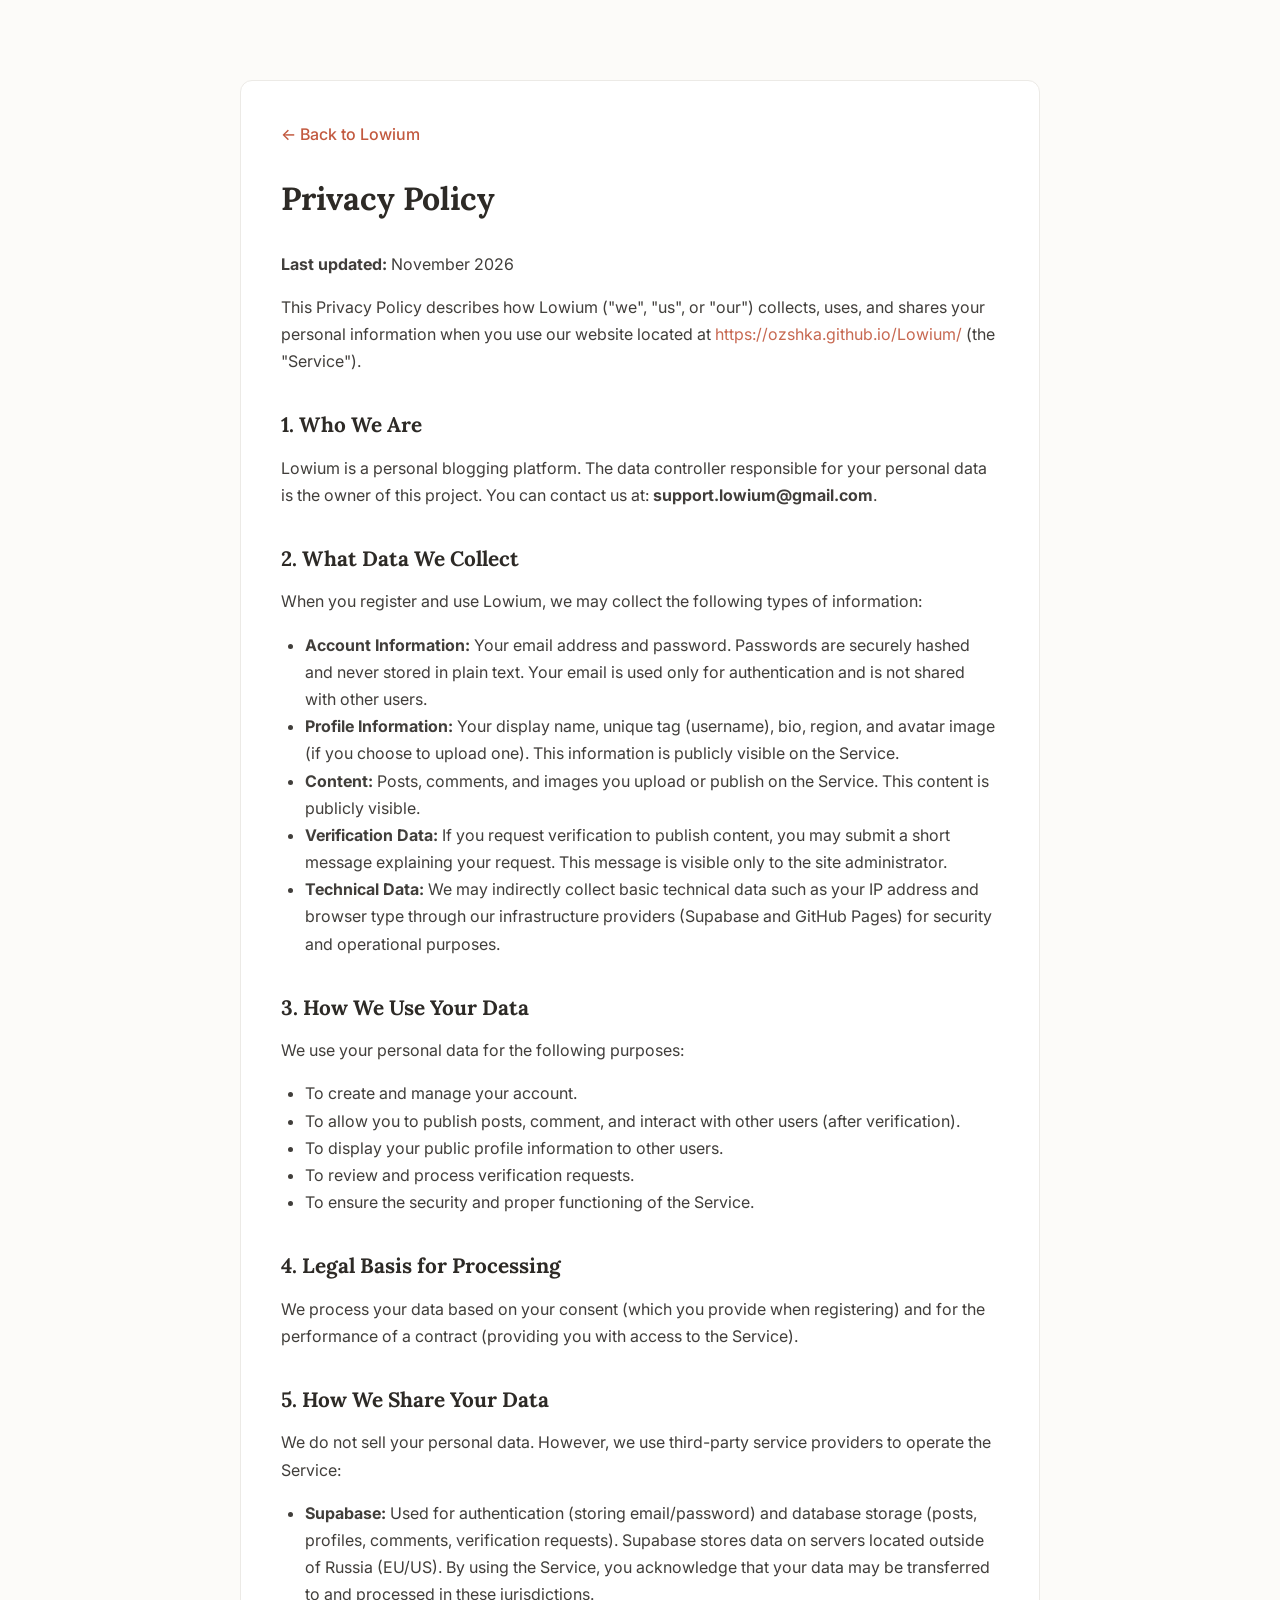
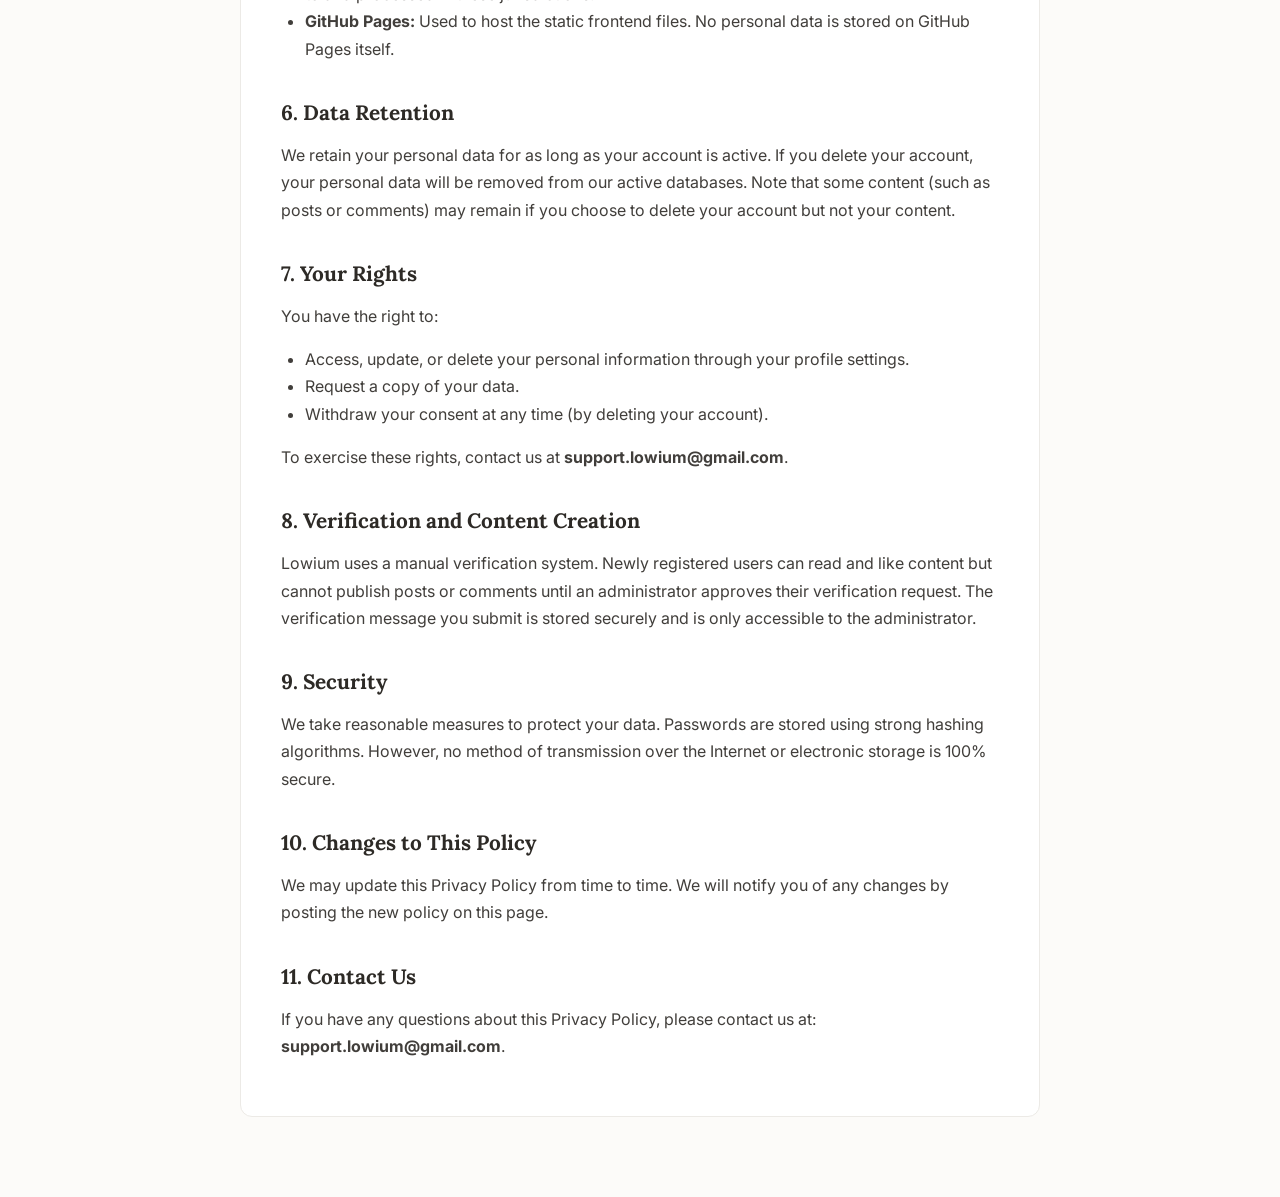
<file: privacy.html>
<!DOCTYPE html>
<html lang="en">
<head>
<meta charset="UTF-8">
<meta name="viewport" content="width=device-width, initial-scale=1.0">
<title>Privacy Policy - Lowium</title>
<link rel="stylesheet" href="css/styles.css">
<style>
  .privacy-container {
    max-width: 800px;
    margin: 80px auto;
    padding: 40px;
    background: var(--card-bg);
    border: 1px solid var(--border);
    border-radius: 12px;
    font-family: 'Inter', sans-serif;
    line-height: 1.7;
    color: var(--text-main);
  }
  .privacy-container h1 {
    font-family: 'Lora', serif;
    margin-bottom: 24px;
    color: var(--text-main);
  }
  .privacy-container h2 {
    font-family: 'Lora', serif;
    font-size: 1.3rem;
    margin-top: 32px;
    margin-bottom: 12px;
    color: var(--text-main);
  }
  .privacy-container p, .privacy-container ul {
    margin-bottom: 16px;
    color: var(--text-main);
    opacity: 0.9;
  }
  .privacy-container ul {
    padding-left: 24px;
  }
  .privacy-container a {
    color: var(--accent);
    text-decoration: none;
  }
  .privacy-container a:hover {
    text-decoration: underline;
  }
  .back-link {
    display: inline-block;
    margin-bottom: 24px;
    font-weight: 500;
  }
</style>
</head>
<body>

<div class="privacy-container">
  <a href="index.html" class="back-link">← Back to Lowium</a>
  
  <h1>Privacy Policy</h1>
  <p><strong>Last updated:</strong> November 2026</p>

  <p>This Privacy Policy describes how Lowium ("we", "us", or "our") collects, uses, and shares your personal information when you use our website located at <a href="https://ozshka.github.io/Lowium/">https://ozshka.github.io/Lowium/</a> (the "Service").</p>

  <h2>1. Who We Are</h2>
  <p>Lowium is a personal blogging platform. The data controller responsible for your personal data is the owner of this project. You can contact us at: <strong>support.lowium@gmail.com</strong>.</p>

  <h2>2. What Data We Collect</h2>
  <p>When you register and use Lowium, we may collect the following types of information:</p>
  <ul>
    <li><strong>Account Information:</strong> Your email address and password. Passwords are securely hashed and never stored in plain text. Your email is used only for authentication and is not shared with other users.</li>
    <li><strong>Profile Information:</strong> Your display name, unique tag (username), bio, region, and avatar image (if you choose to upload one). This information is publicly visible on the Service.</li>
    <li><strong>Content:</strong> Posts, comments, and images you upload or publish on the Service. This content is publicly visible.</li>
    <li><strong>Verification Data:</strong> If you request verification to publish content, you may submit a short message explaining your request. This message is visible only to the site administrator.</li>
    <li><strong>Technical Data:</strong> We may indirectly collect basic technical data such as your IP address and browser type through our infrastructure providers (Supabase and GitHub Pages) for security and operational purposes.</li>
  </ul>

  <h2>3. How We Use Your Data</h2>
  <p>We use your personal data for the following purposes:</p>
  <ul>
    <li>To create and manage your account.</li>
    <li>To allow you to publish posts, comment, and interact with other users (after verification).</li>
    <li>To display your public profile information to other users.</li>
    <li>To review and process verification requests.</li>
    <li>To ensure the security and proper functioning of the Service.</li>
  </ul>

  <h2>4. Legal Basis for Processing</h2>
  <p>We process your data based on your consent (which you provide when registering) and for the performance of a contract (providing you with access to the Service).</p>

  <h2>5. How We Share Your Data</h2>
  <p>We do not sell your personal data. However, we use third-party service providers to operate the Service:</p>
  <ul>
    <li><strong>Supabase:</strong> Used for authentication (storing email/password) and database storage (posts, profiles, comments, verification requests). Supabase stores data on servers located outside of Russia (EU/US). By using the Service, you acknowledge that your data may be transferred to and processed in these jurisdictions.</li>
    <li><strong>GitHub Pages:</strong> Used to host the static frontend files. No personal data is stored on GitHub Pages itself.</li>
  </ul>

  <h2>6. Data Retention</h2>
  <p>We retain your personal data for as long as your account is active. If you delete your account, your personal data will be removed from our active databases. Note that some content (such as posts or comments) may remain if you choose to delete your account but not your content.</p>

  <h2>7. Your Rights</h2>
  <p>You have the right to:</p>
  <ul>
    <li>Access, update, or delete your personal information through your profile settings.</li>
    <li>Request a copy of your data.</li>
    <li>Withdraw your consent at any time (by deleting your account).</li>
  </ul>
  <p>To exercise these rights, contact us at <strong>support.lowium@gmail.com</strong>.</p>

  <h2>8. Verification and Content Creation</h2>
  <p>Lowium uses a manual verification system. Newly registered users can read and like content but cannot publish posts or comments until an administrator approves their verification request. The verification message you submit is stored securely and is only accessible to the administrator.</p>

  <h2>9. Security</h2>
  <p>We take reasonable measures to protect your data. Passwords are stored using strong hashing algorithms. However, no method of transmission over the Internet or electronic storage is 100% secure.</p>

  <h2>10. Changes to This Policy</h2>
  <p>We may update this Privacy Policy from time to time. We will notify you of any changes by posting the new policy on this page.</p>

  <h2>11. Contact Us</h2>
  <p>If you have any questions about this Privacy Policy, please contact us at: <strong>support.lowium@gmail.com</strong>.</p>
</div>

</body>
</html>
</file>
<file: css/styles.css>
@import url('https://fonts.googleapis.com/css2?family=Lora:ital,wght@0,400;0,600;1,400&family=Inter:wght@400;500;600&display=swap');

::view-transition-old(root), ::view-transition-new(root) {
  animation: none;
  mix-blend-mode: normal;
}

html.lenis { height: auto; }
.lenis.lenis-smooth { scroll-behavior: auto !important; }
.lenis.lenis-smooth [data-lenis-prevent] { overscroll-behavior: contain; }
.lenis.lenis-stopped { overflow: hidden; }
.lenis.lenis-smooth iframe { pointer-events: none; }
html { view-transition-name: root; }
::view-transition-old(root), ::view-transition-new(root) { animation: none; mix-blend-mode: normal; }
::view-transition-old(root) { z-index: 1; }
::view-transition-new(root) { z-index: 2; }

:root {
  --bg: #fcfbf9;
  --card-bg: #ffffff;
  --text-main: #2d2a26;
  --text-muted: #9c9891;
  --accent: #c2593f;
  --accent-hover: #a84b34;
  --border: #eceae6;
  --input-bg: #fcfbf9;
  --btn-glass-bg: #f5f4f0;
  --btn-glass-text: #5c5852;
  --shadow: rgba(45, 42, 38, 0.03);
  --shadow-hover: rgba(45, 42, 38, 0.06);
  --danger: #b91c1c;
  --danger-bg: #fef2f2;
  --like: #e11d48;
  --like-hover: #be123c;
}

[data-theme="dark"] {
  --bg: #1a1816;
  --card-bg: #24211e;
  --text-main: #e5e3df;
  --text-muted: #8a857f;
  --accent: #d96b4f;
  --accent-hover: #e87e63;
  --border: #3a3632;
  --input-bg: #1a1816;
  --btn-glass-bg: #2d2a26;
  --btn-glass-text: #b0aba4;
  --shadow: rgba(0, 0, 0, 0.2);
  --shadow-hover: rgba(0, 0, 0, 0.4);
  --danger: #f87171;
  --danger-bg: rgba(185, 28, 28, 0.15);
  --like: #fb7185;
  --like-hover: #f43f5e;
}

* { margin: 0; padding: 0; box-sizing: border-box; }

/* Универсальная плавная кривая для всего сайта */
:root {
  --ease-smooth: cubic-bezier(0.16, 1, 0.3, 1);
}

body {
  min-height: 100vh;
  background-color: var(--bg);
  color: var(--text-main);
  font-family: 'Inter', -apple-system, BlinkMacSystemFont, sans-serif;
  overflow-x: hidden;
  -webkit-font-smoothing: antialiased;
  transition: background-color 0.4s var(--ease-smooth), color 0.4s var(--ease-smooth);
  display: flex;
  flex-direction: column;
}

#mainSite {
  flex: 1;
}

#mainFooter {
  position: fixed !important;
  bottom: 0 !important;
  left: 0 !important;
  width: 100% !important;
  background: var(--bg) !important;
  border-top: 1px solid var(--border) !important;
  text-align: center !important;
  padding: 4px 16px !important;
  color: var(--text-muted) !important;
  font-size: 0.75rem !important;
  line-height: 1.2 !important;
  z-index: 100 !important;
  /* backdrop-filter: blur(8px) !important; */
/*  -webkit-backdrop-filter: blur(8px) !important; */
}

body.auth-mode { overflow: hidden; }

.container { max-width: 800px; margin: 0 auto; padding: 24px 24px 48px; padding-bottom: 30px !important; flex: 1; width: 100%; }
.container.hidden { display: none !important; }

/* --- АНИМАЦИИ --- */
@keyframes fadeInUp { 
  from { opacity: 0; transform: translateY(12px); } 
  to { opacity: 1; transform: translateY(0); } 
}
@keyframes popIn { 
  from { opacity: 0; transform: scale(0.98) translateY(4px); } 
  to { opacity: 1; transform: scale(1) translateY(0); } 
}
@keyframes toastIn { 
  from { opacity: 0; transform: translateX(20px); } 
  to { opacity: 1; transform: translateX(0); } 
}
@keyframes toastOut { 
  from { opacity: 1; transform: translateX(0); } 
  to { opacity: 0; transform: translateX(20px); } 
}
@keyframes spin { 100% { transform: rotate(360deg); } }
@keyframes floatIn {
  from { opacity: 0; transform: translateY(8px); }
  to { opacity: 1; transform: translateY(0); }
}
@keyframes slideDown {
  from { opacity: 0; transform: translateY(-6px); }
  to { opacity: 1; transform: translateY(0); }
}

/* Анимация кручения (вызывается через JS) */
@keyframes spinSlowDown {
  0% { transform: rotate(0deg); }
  100% { transform: rotate(360deg); }
}

.animate-spin {
  animation: spinSlowDown 0.8s cubic-bezier(0.15, 0.85, 0.3, 1);
}

/* --- КАРТОЧКИ --- */
.card {
  background: var(--card-bg);
  border: 1px solid var(--border);
  border-radius: 12px;
  /*box-shadow: 0 2px 8px var(--shadow);*/
  transition: border-color 0.3s ease, transform 0.3s var(--ease-smooth);
  animation: fadeInUp 0.5s var(--ease-smooth) both;
}
.card:hover { 
  border-color: #d8d4ce; 
 /* box-shadow: 0 4px 16px var(--shadow-hover); */
}
[data-theme="dark"] .card:hover { border-color: #4a4642; }

header {
  display: flex; align-items: center; justify-content: space-between;
  padding: 20px 32px; margin-bottom: 32px; position: relative;
  animation-delay: 0.05s;
}

header h1 {
  font-family: 'Lora', serif; font-size: 1.6rem; font-weight: 600;
  color: var(--text-main); transition: color 0.3s ease;
  display: flex; align-items: center; gap: 6px;
}
header h1 .version-tag {
  font-family: 'Inter', sans-serif; font-size: 0.7rem; font-weight: 500;
  color: var(--text-muted); vertical-align: middle; white-space: nowrap;
}

.header-actions { display: flex; gap: 8px; align-items: center; }

.user-profile {
  display: none; align-items: center; gap: 10px; cursor: pointer;
  padding: 4px 12px; border-radius: 99px; transition: background 0.3s ease;
  border: 1px solid transparent;
}
.user-profile:hover { background: var(--btn-glass-bg); border-color: var(--border); }
.user-profile.active { display: flex; }

.user-avatar-small {
  width: 32px; height: 32px; border-radius: 50%; object-fit: cover;
  border: 1px solid var(--border); background: var(--input-bg);
  /* Тут больше нет ховер-анимации, всё делает JS */
}

.user-name-small {
  font-size: 0.9rem; font-weight: 500; color: var(--text-main);
  display: flex; align-items: center; gap: 6px;
}

.theme-toggle {
  background: transparent; border: none; color: var(--text-muted);
  cursor: pointer; padding: 8px; border-radius: 50%;
  display: flex; align-items: center; justify-content: center;
  transition: color 0.3s ease, background 0.3s ease, transform 0.3s var(--ease-smooth);
}
.theme-toggle:hover { color: var(--text-main); background: var(--btn-glass-bg); transform: scale(1.05); }
.theme-toggle:active { transform: scale(0.95); }

/* --- КНОПКИ --- */
button {
  cursor: pointer; font-family: 'Inter', sans-serif; border: none;
  border-radius: 8px; padding: 10px 20px; font-weight: 500;
  font-size: 0.9rem;
  transition: all 0.25s var(--ease-smooth);
}

.btn-primary { background: var(--accent); color: #fff; }
.btn-primary:hover:not(:disabled) { background: var(--accent-hover); transform: translateY(-1px); box-shadow: 0 4px 12px rgba(194, 89, 63, 0.2); }
.btn-primary:active:not(:disabled) { transform: translateY(0); }
.btn-primary:disabled { opacity: 0.6; cursor: not-allowed; transform: none; box-shadow: none; }

.btn-glass { background: var(--btn-glass-bg); color: var(--btn-glass-text); border: 1px solid var(--border); }
.btn-glass:hover { background: var(--border); color: var(--text-main); transform: translateY(-1px); }

.btn-danger { background: transparent; color: var(--danger); border: 1px solid transparent; }
.btn-danger:hover { background: var(--danger-bg); transform: translateY(-1px); }

/* --- МОДАЛКИ --- */
.modal-overlay {
  position: fixed; top: 0; left: 0; right: 0; bottom: 0;
  background: rgba(0, 0, 0, 0.6); display: none; align-items: center;
  justify-content: center; z-index: 9999; padding: 20px;
 /* backdrop-filter: blur(4px); */
  opacity: 0;
  transition: opacity 0.3s ease;
}
.modal-overlay.open { display: flex !important; opacity: 1; }
.modal {
  width: 100%; max-width: 420px; padding: 32px; max-height: 90vh;
  overflow-y: auto; position: relative; background: var(--card-bg);
  border-radius: 12px; border: 1px solid var(--border);
  animation: popIn 0.4s var(--ease-smooth) both !important;
}
.modal h2 { font-family: 'Lora', serif; font-size: 1.4rem; margin-bottom: 24px; color: var(--text-main); text-align: center; }

/* --- ИНПУТЫ --- */
input[type="text"], input[type="email"], input[type="password"], textarea, select {
  width: 100%; padding: 14px 16px; border-radius: 8px; border: 1px solid var(--border);
  background: var(--input-bg); color: var(--text-main); font-family: 'Inter', sans-serif;
  font-size: 0.95rem; outline: none; transition: border-color 0.3s ease, box-shadow 0.3s ease, background 0.3s ease;
}
input:focus, textarea:focus, select:focus {
  border-color: var(--accent); box-shadow: 0 0 0 3px rgba(194, 89, 63, 0.1); background: var(--card-bg);
}
input::placeholder, textarea::placeholder { color: var(--text-muted); }
textarea { resize: none; min-height: 100px; line-height: 1.6; }

.modal input, .modal textarea, .modal select { margin-bottom: 16px; }
.modal button { width: 100%; padding: 12px; }
.error-msg { color: var(--danger); font-size: 0.85rem; margin-bottom: 16px; display: none; font-weight: 500; text-align: center; }
.link-btn { background: none; border: none; color: var(--text-muted); font-size: 0.85rem; text-decoration: underline; cursor: pointer; padding: 0; width: auto; transition: color 0.2s ease; }
.link-btn:hover { color: var(--text-main); }

/* --- АВТОРИЗАЦИЯ --- */
.auth-wrapper {
  display: none; flex-direction: row; width: 100vw; height: 100vh; height: 100dvh;
  background: var(--bg); overflow: hidden; position: fixed; top: 0; left: 0; z-index: 1000;
}
.auth-wrapper.active { display: flex; }

.auth-visuals {
  flex: 1; background: var(--input-bg); border-right: 1px solid var(--border);
  display: flex; gap: 16px; padding: 20px; overflow: hidden;
  position: relative; justify-content: center;
  mask-image: linear-gradient(to bottom, transparent, black 10%, black 90%, transparent);
  -webkit-mask-image: linear-gradient(to bottom, transparent, black 10%, black 90%, transparent);
}

.v-col { 
  width: 260px; 
  display: flex; 
  flex-direction: column; 
  gap: 16px; 
  animation-timing-function: linear; 
  animation-iteration-count: infinite; 
  will-change: transform;
}
.v-col.up { animation-name: scrollUp; }
.v-col.down { animation-name: scrollDown; }
.v-col.slow { animation-duration: 55s; }
.v-col.fast { animation-duration: 30s; }
.v-col:not(.slow):not(.fast) { animation-duration: 40s; }

@keyframes scrollUp { 0% { transform: translateY(0); } 100% { transform: translateY(-50%); } }
@keyframes scrollDown { 0% { transform: translateY(-50%); } 100% { transform: translateY(0); } }

.v-card { background: var(--card-bg); border: 1px solid var(--border); border-radius: 16px; padding: 16px; box-shadow: var(--shadow); flex-shrink: 0; opacity: 0.7; }
.v-head { display: flex; align-items: center; gap: 8px; margin-bottom: 12px; }
.v-avatar { width: 28px; height: 28px; border-radius: 50%; background: var(--border); }
.v-meta { display: flex; flex-direction: column; gap: 4px; }
.v-name { width: 60px; height: 10px; border-radius: 4px; background: var(--border); }
.v-tag { width: 40px; height: 8px; border-radius: 4px; background: var(--border); opacity: 0.5; }
.v-text { display: flex; flex-direction: column; gap: 6px; margin-bottom: 12px; }
.v-line { width: 100%; height: 10px; border-radius: 4px; background: var(--border); }
.v-line.short { width: 60%; }
.v-img { width: 100%; aspect-ratio: 1; background: var(--border); border-radius: 8px; margin-bottom: 12px; }
.v-img.rect { aspect-ratio: 16/9; }
.v-footer { display: flex; justify-content: space-between; align-items: center; }
.v-stat { width: 40px; height: 12px; border-radius: 6px; background: var(--border); opacity: 0.5; }

.auth-box {
  width: 100%; max-width: 480px; padding: 40px;
  display: flex; flex-direction: column; justify-content: center;
  background: var(--bg); position: relative; z-index: 2;
  overflow-y: auto;
  animation: fadeInUp 0.6s var(--ease-smooth) both;
}

.auth-logo { font-family: 'Lora', serif; font-size: 2rem; font-weight: 600; margin-bottom: 40px; text-align: center; }
.auth-logo span { font-size: 0.9rem; font-family: 'Inter'; color: var(--text-muted); font-weight: 400; }
.auth-title { font-size: 1.6rem; font-weight: 600; margin-bottom: 8px; }
.auth-subtitle { font-size: 0.95rem; color: var(--text-muted); margin-bottom: 32px; }
.auth-form { display: flex; flex-direction: column; gap: 16px; }
.auth-input-group { display: flex; flex-direction: column; gap: 6px; text-align: left; }
.auth-input-group label { font-size: 0.85rem; font-weight: 500; color: var(--text-main); }
.auth-actions { display: flex; flex-direction: column; gap: 12px; margin-top: 8px; }
.btn-auth { width: 100%; padding: 14px; font-size: 1rem; }
.auth-footer { margin-top: 24px; text-align: center; font-size: 0.9rem; color: var(--text-muted); }
.auth-footer a { color: var(--accent); text-decoration: none; font-weight: 500; cursor: pointer; transition: color 0.2s ease; }
.auth-footer a:hover { text-decoration: underline; }

@media (max-width: 900px) {
  .auth-visuals { display: none; }
  .auth-box { max-width: 100%; padding: 24px; }
}

/* --- РЕДАКТОР --- */
.editor { padding: 32px; margin-bottom: 40px; display: none; flex-direction: column; gap: 16px; }
.editor.open { display: flex; animation: fadeInUp 0.4s var(--ease-smooth) both; }
.editor input[type="text"] { font-family: 'Lora', serif; font-size: 1.3rem; font-weight: 600; padding: 16px; }
.editor .row { display: flex; gap: 12px; margin-top: 8px; }
.editor .row button { flex: 1; padding: 12px; }
#cancelEditBtn { display: none; opacity: 0; transition: opacity 0.3s ease; }
#cancelEditBtn.visible { display: block; opacity: 1; }

.file-upload-wrapper { position: relative; display: flex; flex-direction: column; gap: 12px; }
.file-upload-label {
  display: flex; align-items: center; justify-content: center; gap: 8px; padding: 16px;
  border-radius: 8px; border: 1px dashed var(--border); background: var(--input-bg); color: var(--text-muted);
  cursor: pointer; transition: all 0.3s ease; font-size: 0.9rem; text-align: center;
}
.file-upload-label:hover { background: var(--btn-glass-bg); border-color: var(--accent); color: var(--accent); }
.file-upload-label input[type="file"] { display: none; }
.preview-grid { display: flex; flex-wrap: wrap; gap: 10px; }
.preview-item {
  position: relative; width: 80px; height: 80px; border-radius: 8px;
  border: 1px solid var(--border); overflow: hidden; background: var(--input-bg);
  animation: popIn 0.3s var(--ease-smooth) both;
}
.preview-item img { width: 100%; height: 100%; object-fit: cover; }
.preview-item .remove-btn {
  position: absolute; top: 4px; right: 4px; background: rgba(0,0,0,0.6); color: #fff;
  border: none; border-radius: 50%; width: 20px; height: 20px;
  display: flex; align-items: center; justify-content: center;
  font-size: 14px; cursor: pointer; padding: 0;
  transition: background 0.2s ease, transform 0.2s ease;
}
.preview-item .remove-btn:hover { background: rgba(0,0,0,0.8); transform: scale(1.1); }

/* --- ПОСТЫ --- */
.posts { display: flex; flex-direction: column; gap: 32px; width: 100%; will-change: transform; transform: translateZ(0); }
.post { padding: 40px; width: 100%; /*content-visibility: auto;*/ contain-intrinsic-size: 500px; }

.post-author { display: flex; align-items: center; gap: 10px; margin-bottom: 16px; cursor: pointer; width: fit-content; transition: opacity 0.3s ease; }
.post-author-avatar { width: 32px; height: 32px; border-radius: 50%; object-fit: cover; border: 1px solid var(--border); }
.post-author-name { font-size: 0.95rem; font-weight: 600; display: flex; align-items: center; gap: 6px; }
.post-author-tag { font-size: 0.8rem; color: var(--text-muted); }

.owner-badge {
  display: inline-flex; align-items: center; justify-content: center; width: 16px; height: 16px;
  background: #1d9bf0; border-radius: 50%; position: relative; flex-shrink: 0;
  vertical-align: middle;
  clip-path: polygon(50% 0%, 65% 20%, 85% 10%, 80% 35%, 100% 50%, 80% 65%, 85% 90%, 65% 80%, 50% 100%, 35% 80%, 15% 90%, 20% 65%, 0% 50%, 20% 35%, 15% 10%, 35% 20%);
}
.owner-badge svg { width: 10px; height: 10px; fill: #fff; position: absolute; top: 50%; left: 50%; transform: translate(-50%, -50%); }

.verified-badge {
  display: inline-flex;
  align-items: center;
  justify-content: center;
  width: 16px;
  height: 16px;
  color: #f59e0b;
  flex-shrink: 0;
  vertical-align: middle;
}

.verified-badge svg {
  width: 14px;
  height: 14px;
  display: block;
}

.post h2 { font-family: 'Lora', serif; font-size: 1.8rem; font-weight: 600; margin-bottom: 8px; }
.post-date { font-size: 0.8rem; color: var(--text-muted); display: flex; gap: 6px; text-transform: uppercase; letter-spacing: 0.5px; font-weight: 500; }
.post-gallery { display: grid; grid-template-columns: repeat(auto-fit, minmax(200px, 1fr)); gap: 8px; margin: 24px 0; }
.post-gallery img { width: 100%; height: auto; max-height: 400px; object-fit: contain; border-radius: 4px; border: 1px solid var(--border); }
.post-content { font-family: 'Lora', serif; line-height: 1.8; font-size: 1.1rem; white-space: pre-wrap; }

.post-footer { margin-top: 32px; display: flex; align-items: center; justify-content: space-between; border-top: 1px solid var(--border); padding-top: 20px; flex-wrap: wrap; gap: 16px; }

.like-btn {
  background: transparent; border: 1px solid var(--border); color: var(--text-muted);
  padding: 6px 14px; border-radius: 99px; font-size: 0.9rem; font-weight: 500;
  display: inline-flex; align-items: center; gap: 6px; position: relative;
  transition: all 0.25s var(--ease-smooth);
}
.like-btn:hover { color: var(--like); border-color: var(--like); background: var(--input-bg); }
.like-btn.liked { color: #fff; background: var(--like); border-color: var(--like); }
.like-btn.liked:hover { background: var(--like-hover); border-color: var(--like-hover); }
.like-btn .like-count { min-width: 1ch; text-align: center; }

@keyframes countBump { 0% { transform: scale(1); } 50% { transform: scale(1.15); } 100% { transform: scale(1); } }
.like-btn .like-count.bump { animation: countBump 0.3s var(--ease-smooth); }

.like-btn[data-tooltip]::after {
  content: attr(data-tooltip); position: absolute; bottom: calc(100% + 8px); left: 50%;
  transform: translateX(-50%) translateY(4px); background: var(--text-main); color: var(--card-bg);
  font-size: 0.75rem; padding: 4px 8px; border-radius: 4px; white-space: nowrap;
  opacity: 0; pointer-events: none; transition: opacity 0.2s ease, transform 0.2s ease;
}
.like-btn[data-tooltip]:hover::after { opacity: 1; transform: translateX(-50%) translateY(0); }

/* --- КОММЕНТАРИИ --- */
.comments-section { margin-top: 24px; border-top: 1px solid var(--border); padding-top: 20px; }

.comments-toggle {
  display: inline-flex;
  align-items: center;
  gap: 8px;
  background: transparent;
  border: 1px solid transparent;
  color: var(--text-muted);
  font-size: 0.9rem;
  font-weight: 500;
  padding: 8px 14px;
  border-radius: 99px;
  cursor: pointer;
  transition: all 0.25s ease;
}

.comments-toggle:hover { color: var(--text-main); background: var(--btn-glass-bg); border-color: var(--border); }

.comments-toggle svg { width: 18px; height: 18px; transition: transform 0.3s var(--ease-smooth); }
.comments-toggle:hover svg { transform: scale(1.1); }

.comments-toggle .count {
  background: var(--btn-glass-bg);
  color: var(--btn-glass-text);
  font-size: 0.75rem;
  padding: 2px 9px;
  border-radius: 99px;
  transition: background 0.2s ease, color 0.2s ease;
}

.comments-toggle:hover .count { background: var(--accent); color: #fff; }

.comments-body {
  display: none;
  margin-top: 16px;
  animation: slideDown 0.3s var(--ease-smooth) both;
}

.comments-body.open { display: block; }

.comments-loading {
  display: flex;
  align-items: center;
  justify-content: center;
  gap: 10px;
  padding: 24px;
  color: var(--text-muted);
  font-size: 0.9rem;
}

.comments-loading .spinner { width: 18px; height: 18px; border-width: 2px; margin: 0; }

.comment {
  display: flex;
  gap: 14px;
  padding: 14px 16px;
  border-radius: 10px;
  transition: background 0.25s ease, transform 0.25s ease;
  animation: floatIn 0.3s var(--ease-smooth) both;
}

.comment:hover { background: var(--input-bg); transform: translateX(2px); }

.comment-list { display: flex; flex-direction: column; gap: 4px; margin-bottom: 24px; }
.comment-avatar { width: 36px; height: 36px; border-radius: 50%; object-fit: cover; border: 1px solid var(--border); transition: transform 0.3s var(--ease-smooth); }
.comment:hover .comment-avatar { transform: scale(1.05); }
.comment-body-text { flex: 1; min-width: 0; }
.comment-head { display: flex; align-items: center; gap: 8px; margin-bottom: 6px; flex-wrap: wrap; }
.comment-author { font-size: 0.92rem; font-weight: 600; cursor: pointer; display: inline-flex; align-items: center; gap: 4px; transition: color 0.2s ease; }
.comment-author:hover { color: var(--accent); }
.comment-tag { font-size: 0.78rem; color: var(--text-muted); }
.comment-date { 
  font-size: 0.72rem; 
  color: var(--text-muted); 
  white-space: nowrap;
}

.comment-text { font-family: 'Lora', serif; font-size: 0.98rem; line-height: 1.6; white-space: pre-wrap; }
.comment-delete { 
  background: transparent; 
  border: none; 
  color: var(--text-muted); 
  padding: 3px 7px; 
  font-size: 0.8rem; 
  border-radius: 6px; 
  opacity: 0; 
  cursor: pointer; 
  transition: opacity 0.2s, color 0.2s;
}

.comment:hover .comment-delete { 
  opacity: 1; 
  color: var(--danger); 
}
.comment-delete:hover { color: var(--danger); background: var(--danger-bg); }

.comment-form { display: flex; gap: 10px; align-items: flex-end; padding: 14px 16px; background: var(--input-bg); border-radius: 10px; border: 1px solid var(--border); animation: slideDown 0.3s var(--ease-smooth) both; }
.comment-form textarea { flex: 1; min-height: 48px; max-height: 200px; font-size: 0.92rem; padding: 8px 10px; resize: none; border: none; background: transparent; transition: background 0.2s ease; }
.comment-form textarea:focus { background: var(--card-bg); }
.comment-form button { padding: 8px 18px; font-size: 0.85rem; transition: all 0.2s var(--ease-smooth); }
.comment-form button:hover:not(:disabled) { transform: translateY(-1px); box-shadow: 0 4px 12px rgba(194, 89, 63, 0.2); }

.comments-empty {
  text-align: center;
  padding: 20px;
  color: var(--text-muted);
  font-size: 0.9rem;
  animation: floatIn 0.4s ease both;
}

.comment-meta {
  display: flex;
  align-items: center;
  gap: 8px;
  margin-left: auto;
}

/* --- ПРОФИЛЬ И НАСТРОЙКИ --- */
.profile-avatar-preview { width: 100px; height: 100px; border-radius: 50%; object-fit: cover; margin: 0 auto 16px; display: block; border: 2px solid var(--border); background: var(--input-bg); transition: border-color 0.3s ease; }
.profile-avatar-preview:hover { border-color: var(--accent); }
.file-upload-btn { display: block; text-align: center; padding: 10px; border: 1px dashed var(--border); border-radius: 8px; cursor: pointer; color: var(--text-muted); font-size: 0.9rem; margin-bottom: 16px; transition: all 0.3s ease; }
.file-upload-btn:hover { border-color: var(--accent); color: var(--accent); background: var(--input-bg); }
.file-upload-btn input { display: none; }

.profile-select {
  appearance: none;
  background-image: url("data:image/svg+xml;charset=UTF-8,%3csvg xmlns='http://www.w3.org/2000/svg' viewBox='0 0 24 24' fill='none' stroke='%239c9891' stroke-width='2' stroke-linecap='round' stroke-linejoin='round'%3e%3cpolyline points='6 9 12 15 18 9'%3e%3c/polyline%3e%3c/svg%3e");
  background-repeat: no-repeat;
  background-position: right 12px center;
  background-size: 16px;
  padding-right: 40px;
}

/* --- УТИЛИТЫ --- */
textarea.auto-grow { resize: none; overflow-y: hidden; }
textarea.auto-grow.is-overflowing { overflow-y: auto; }
#postContent.auto-grow { max-height: 600px; }
.comment-form textarea.auto-grow { max-height: 220px; }
#profileBio.auto-grow { max-height: 220px; }

.toast-container { position: fixed; bottom: 24px; right: 24px; display: flex; flex-direction: column; gap: 10px; z-index: 10000; pointer-events: none; }
.toast { 
  background: var(--card-bg); color: var(--text-main); border: 1px solid var(--border); 
  border-left: 4px solid var(--text-muted); border-radius: 8px; padding: 12px 16px; 
  font-size: 0.9rem; font-weight: 500; display: flex; align-items: center; gap: 12px; 
  animation: toastIn 0.35s var(--ease-smooth) both; pointer-events: auto;
  box-shadow: 0 4px 12px var(--shadow);
}
.toast.success { border-left-color: #10b981; }
.toast.error { border-left-color: var(--danger); }
.toast.info { border-left-color: #3b82f6; }

.spinner { width: 28px; height: 28px; border: 2.5px solid var(--border); border-top-color: var(--accent); border-radius: 50%; animation: spin 0.8s linear infinite; margin-bottom: 4px; }

.empty-state {
  display: flex; flex-direction: column; align-items: center; justify-content: center;
  text-align: center; padding: 60px 24px; min-height: 300px; gap: 14px;
  color: var(--text-muted); animation: floatIn 0.5s var(--ease-smooth) both;
}
.empty-state p { font-size: 1rem; margin: 0; letter-spacing: 0.02em; }

.post { animation: floatIn 0.4s var(--ease-smooth) both; /*animation-delay: calc(var(--index, 0) * 0.04s);*/ transition: transform 0.3s ease, box-shadow 0.3s ease, border-color 0.3s ease; }
.post:hover { /*transform: translateY(-2px);*/ }

.post h2 { transition: color 0.3s ease; }
.post-author:hover { opacity: 0.8; }

.post-gallery img { transition: transform 0.4s var(--ease-smooth), box-shadow 0.4s var(--ease-smooth); }
.post-gallery img:hover { transform: scale(1.01); box-shadow: 0 4px 16px var(--shadow-hover); }

.btn-primary, .btn-glass, .btn-danger { transition: all 0.25s var(--ease-smooth); }
.btn-glass:hover { box-shadow: 0 2px 8px var(--shadow-hover); }

/* --- ИНДИКАТОРЫ ПАРОЛЯ --- */
.password-req-badges { display: flex; flex-wrap: wrap; gap: 8px; margin-top: 8px; }
.req-badge { 
  display: inline-flex; align-items: center; gap: 6px; padding: 4px 10px; 
  background: var(--input-bg); border: 1px solid var(--border); border-radius: 99px; 
  font-size: 0.75rem; font-weight: 500; color: var(--text-muted); 
  transition: all 0.3s var(--ease-smooth); user-select: none; 
}
.req-badge .req-icon { 
  display: inline-flex; align-items: center; justify-content: center; width: 14px; height: 14px; 
  font-size: 10px; font-weight: 700; border-radius: 50%; background: var(--border); 
  color: var(--text-muted); transition: all 0.3s ease; 
}
.req-badge.valid { background: rgba(16, 185, 129, 0.1); border-color: rgba(16, 185, 129, 0.4); color: #10b981; }
.req-badge.valid .req-icon { background: #10b981; color: #fff; transform: scale(1.1); }
#signupFormView .password-req-badges { animation: fadeInUp 0.4s var(--ease-smooth) both; }

/* --- ФУТЕР --- */
#mainFooter { text-align: center; padding: 24px; color: var(--text-muted); font-size: 0.85rem; }
.footer-sep { margin: 0 8px; opacity: 0.5; }
.footer-link { color: var(--accent); text-decoration: none; font-weight: 500; transition: color 0.2s ease, opacity 0.2s ease; position: relative; }
.footer-link:hover { color: var(--accent-hover); opacity: 1; }
.footer-link::after { content: ""; position: absolute; left: 0; bottom: -2px; width: 100%; height: 1px; background: var(--accent); transform: scaleX(0); transform-origin: right; transition: transform 0.3s var(--ease-smooth); }
.footer-link:hover::after { transform: scaleX(1); transform-origin: left; }

@media (max-width: 600px) {
  .container { padding: 20px 16px; }
  .auth-box { padding: 20px; justify-content: flex-start; padding-top: 60px; }
  header { flex-direction: column; gap: 16px; text-align: center; padding: 20px; }
  .header-actions { justify-content: center; flex-wrap: wrap; }
  .post { padding: 24px; }
  .post h2 { font-size: 1.5rem; }
  .post-content { font-size: 1rem; }
  .post-footer { flex-direction: row; align-items: center; justify-content: flex-start; }
  .post-footer-actions { margin-left: auto; }
}

/* --- ХЕДЕР ФИКСЫ --- */
.header-actions { display: flex; align-items: center; gap: 6px; }
.header-actions .theme-toggle { flex: 0 0 auto; width: 40px; height: 40px; padding: 0; display: inline-flex; align-items: center; justify-content: center; }
.header-actions .theme-toggle svg { width: 20px; height: 20px; display: block; flex-shrink: 0; }

#settingsBtn { display: flex !important; align-items: center !important; justify-content: center !important; padding: 0 !important; width: 40px !important; height: 40px !important; margin: 0 !important; overflow: hidden; }
#settingsBtn svg { width: 20px; height: 20px; display: block; margin: auto; padding: 0; transform: translateX(1px); }
#logoutBtn { margin-left: 4px; white-space: nowrap; }

/* --- ЛАЙТБОКС (IMAGE VIEWER) --- */
.image-viewer { 
  position: fixed; top: 0; left: 0; right: 0; bottom: 0; 
  background: rgba(0, 0, 0, 0.95); /* backdrop-filter: blur(8px); -webkit-backdrop-filter: blur(8px); */
  display: flex; align-items: center; justify-content: center; z-index: 99999; 
  opacity: 0; pointer-events: none; transition: opacity 0.3s ease; padding: 40px; 
}
.image-viewer.open { opacity: 1; pointer-events: auto; }
.image-viewer img { 
  max-width: 100%; max-height: 100%; object-fit: contain; border-radius: 8px; 
  box-shadow: 0 10px 40px rgba(0, 0, 0, 0.5); 
  transform: scale(0.95); transition: transform 0.4s var(--ease-smooth); cursor: grab; 
}
.image-viewer.open img { transform: scale(1); }
.image-viewer-close { 
  position: absolute; top: 20px; right: 24px; background: transparent; border: none; 
  color: #fff; font-size: 3rem; line-height: 1; cursor: pointer; opacity: 0.7; 
  transition: opacity 0.2s ease, transform 0.2s ease; z-index: 100000; padding: 0; 
}
.image-viewer-close:hover { opacity: 1; transform: scale(1.1); }
.post-gallery img { cursor: zoom-in; }

/* --- ПЛАШКА НОВЫХ ПОСТОВ --- */
.new-posts-banner {
  position: sticky; top: 16px; z-index: 50; margin: 0 auto 16px;
  display: flex; align-items: center; justify-content: center; gap: 8px;
  padding: 10px 20px; background: var(--accent); color: #fff;
  border: 1px solid var(--accent); border-radius: 8px;
  font-family: 'Inter', sans-serif; font-size: 0.9rem; font-weight: 500;
  cursor: pointer; box-shadow: 0 4px 12px rgba(194, 89, 63, 0.2);
  transition: all 0.25s var(--ease-smooth);
  animation: slideDown 0.4s var(--ease-smooth) both;
}
.new-posts-banner:hover { background: var(--accent-hover); border-color: var(--accent-hover); transform: translateY(-1px); box-shadow: 0 6px 16px rgba(194, 89, 63, 0.3); }
.new-posts-banner[hidden] { display: none !important; }

/* Контейнер для лайка, реакций и кнопки-триггера */
.post-footer-left {
  display: flex;
  align-items: center;
  gap: 8px;
  flex-wrap: wrap;
}

/* Общий стиль для всех пилюль (лайк + реакции) */
.like-btn,
.reaction-pill {
  display: inline-flex;
  align-items: center;
  justify-content: center;
  gap: 6px;
  height: 32px;
  padding: 0 12px;
  border-radius: 99px;
  border: 1px solid var(--border);
  background: transparent;
  color: var(--text-main);
  font-size: 0.9rem;
  font-weight: 500;
  cursor: pointer;
  transition: all 0.2s var(--ease-smooth);
}

.like-btn:hover,
.reaction-pill:hover {
  background: var(--input-bg);
  border-color: var(--text-muted);
}

/* Активная реакция (поставленная тобой) */
.reaction-pill.active {
  background: rgba(194, 89, 63, 0.1);
  border-color: var(--accent);
  color: var(--accent);
}

.like-btn.liked {
  background: var(--like);
  border-color: var(--like);
  color: #fff;
}

/* Кнопка-триггер для открытия меню (просто иконка) */
.reaction-trigger {
  display: inline-flex;
  align-items: center;
  justify-content: center;
  width: 32px;
  height: 32px;
  border-radius: 99px;
  border: 1px solid var(--border);
  background: transparent;
  color: var(--text-muted);
  cursor: pointer;
  transition: all 0.2s var(--ease-smooth);
}

.reaction-trigger:hover {
  background: var(--input-bg);
  color: var(--text-main);
}

/* Позиционирование выпадающего меню */
.reaction-dropdown-wrapper {
  position: relative;
  display: inline-flex;
}

.reaction-menu {
  position: absolute;
  bottom: calc(100% + 8px);
  left: 0;
  z-index: 50;
  opacity: 0;
  pointer-events: none;
  transform: translateY(4px);
  transition: all 0.2s var(--ease-smooth);
}

.reaction-menu.open {
  opacity: 1;
  pointer-events: auto;
  transform: translateY(0);
}

.reaction-trigger {
  display: inline-flex;
  align-items: center;
  justify-content: center;
  gap: 2px; /* Расстояние между смайликом и плюсом */
  padding: 6px 10px;
  border-radius: 99px;
  border: 1px solid var(--border);
  background: transparent;
  color: var(--text-muted);
  cursor: pointer;
  transition: all 0.2s;
  text-decoration: none; /* Убираем подчеркивание, если оно есть */
}

.reaction-trigger:hover {
  background: var(--btn-glass-bg);
  color: var(--text-main);
  border-color: var(--text-main);
}

.reaction-trigger svg {
  width: 16px;
  height: 16px;
}

.plus-icon {
  font-size: 14px;
  font-weight: bold;
  line-height: 1;
  text-decoration: none;
  text-shadow: none;
  border: none;
  display: inline-block;
  transform: translateY(-1px); /* Легкая корректировка по вертикали, чтобы плюс стоял ровно */
}
</file>
